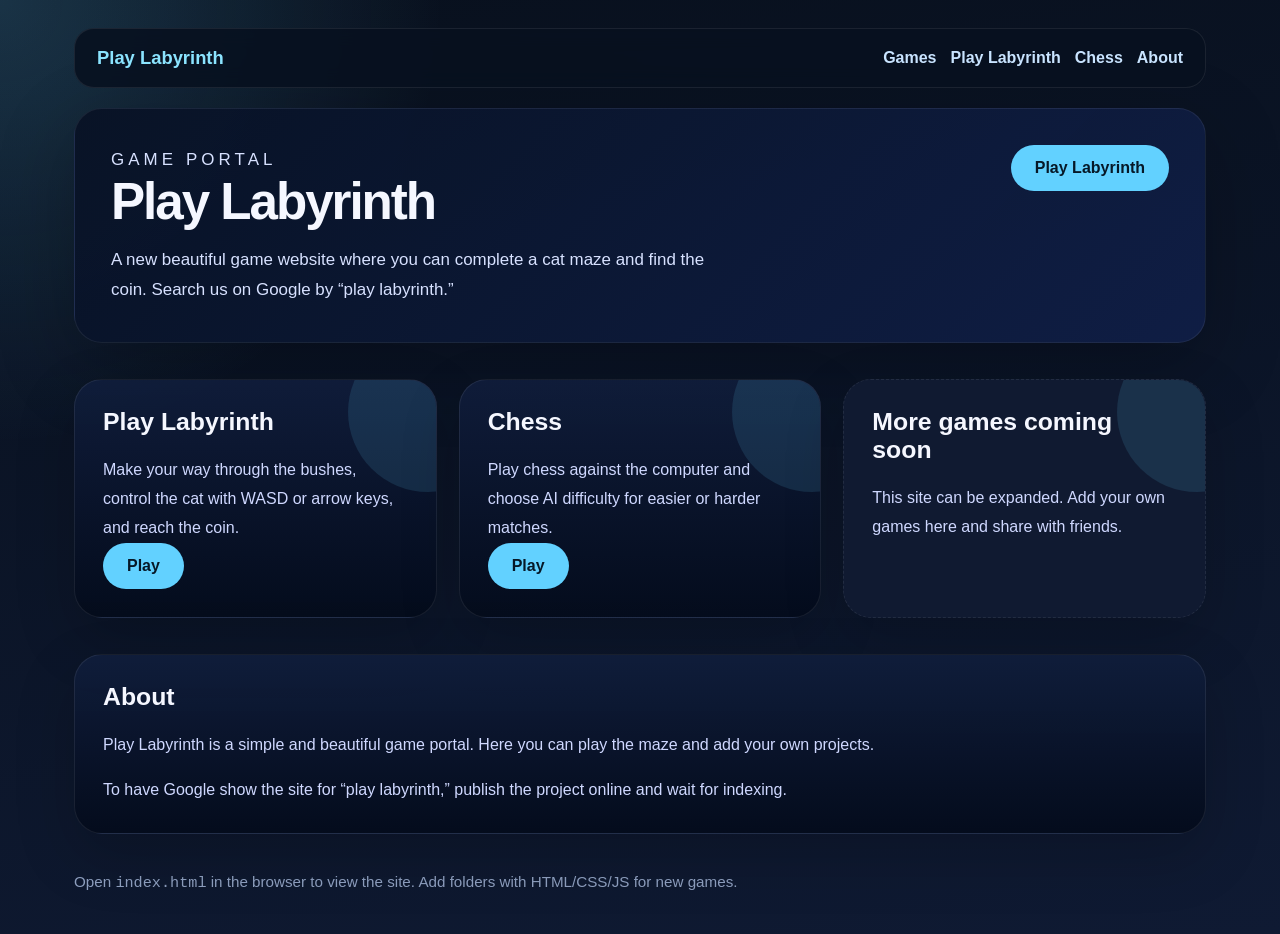
<file: index.html>
﻿<!doctype html>
<html lang="en">
<head>
  <meta charset="utf-8" />
  <meta name="viewport" content="width=device-width,initial-scale=1" />
  <title>Play Labyrinth — gaming website</title>
  <meta name="description" content="Play Labyrinth is a gaming website where you can play a maze with a cat, control with WASD, and find the coin. Find us by searching play labyrinth.">
  <meta name="keywords" content="play labyrinth, maze, game, cat, WASD, online game, maze game">
  <meta name="author" content="Game Portal">
  <meta name="robots" content="index, follow">
  <meta property="og:title" content="Play Labyrinth">
  <meta property="og:description" content="Play free online games including a maze adventure and chess.">
  <meta property="og:type" content="website">
  <link rel="icon" href="favicon.svg" type="image/svg+xml">
  <link rel="stylesheet" href="style.css">
</head>
<body>
  <div class="page">
    <nav class="topnav">
      <a class="logo" href="#">Play Labyrinth</a>
      <div class="nav-links">
        <a href="#games">Games</a>
        <a href="play-labyrinth/index.html">Play Labyrinth</a>
        <a href="chess/index.html">Chess</a>
        <a href="#about">About</a>
      </div>
    </nav>
    <header class="hero">
      <div>
        <p class="eyebrow">Game Portal</p>
        <h1>Play Labyrinth</h1>
        <p>A new beautiful game website where you can complete a cat maze and find the coin. Search us on Google by “play labyrinth.”</p>
      </div>
      <div class="hero-actions">
        <a class="btn" href="play-labyrinth/index.html">Play Labyrinth</a>
      </div>
    </header>
    <main>
      <section id="games" class="games">
        <article class="card">
          <h2>Play Labyrinth</h2>
          <p>Make your way through the bushes, control the cat with WASD or arrow keys, and reach the coin.</p>
          <a class="btn" href="play-labyrinth/index.html">Play</a>
        </article>
        <article class="card">
          <h2>Chess</h2>
          <p>Play chess against the computer and choose AI difficulty for easier or harder matches.</p>
          <a class="btn" href="chess/index.html">Play</a>
        </article>
        <article class="card card-future">
          <h2>More games coming soon</h2>
          <p>This site can be expanded. Add your own games here and share with friends.</p>
        </article>
      </section>
      <section id="about" class="about">
        <div class="card">
          <h2>About</h2>
          <p>Play Labyrinth is a simple and beautiful game portal. Here you can play the maze and add your own projects.</p>
          <p>To have Google show the site for “play labyrinth,” publish the project online and wait for indexing.</p>
        </div>
      </section>
    </main>
    <footer>
      <p>Open <code>index.html</code> in the browser to view the site. Add folders with HTML/CSS/JS for new games.</p>
    </footer>
  </div>
</body>
</html>
</file>
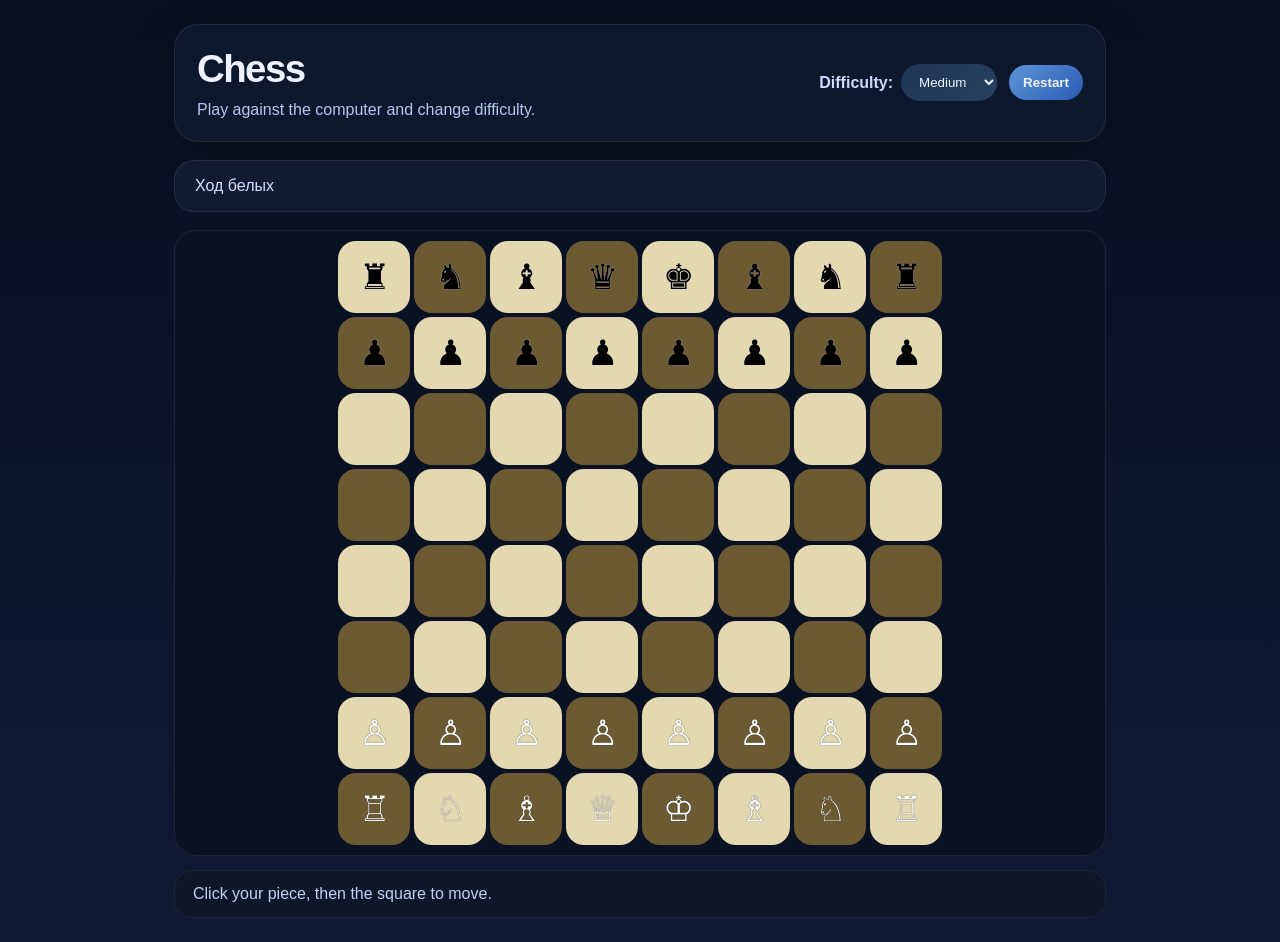
<file: chess/index.html>
<!doctype html>
<html lang="en">
<head>
  <meta charset="utf-8">
  <meta name="viewport" content="width=device-width,initial-scale=1">
  <title>Chess — Play Labyrinth</title>
  <link rel="stylesheet" href="style.css">
</head>
<body>
  <div class="chess-page">
    <header class="chess-header">
      <div>
        <h1>Chess</h1>
        <p>Play against the computer and change difficulty.</p>
      </div>
      <div class="controls">
        <label>Difficulty:
          <select id="difficulty">
            <option value="1">Easy</option>
            <option value="2" selected>Medium</option>
            <option value="3">Hard</option>
          </select>
        </label>
        <button id="restart">Restart</button>
      </div>
    </header>
    <div class="info">
      <span id="status">White to move</span>
    </div>
    <div id="board" class="board"></div>
    <div class="legend">Click your piece, then the square to move.</div>
  </div>
  <script src="main.js"></script>
</body>
</html>
</file>
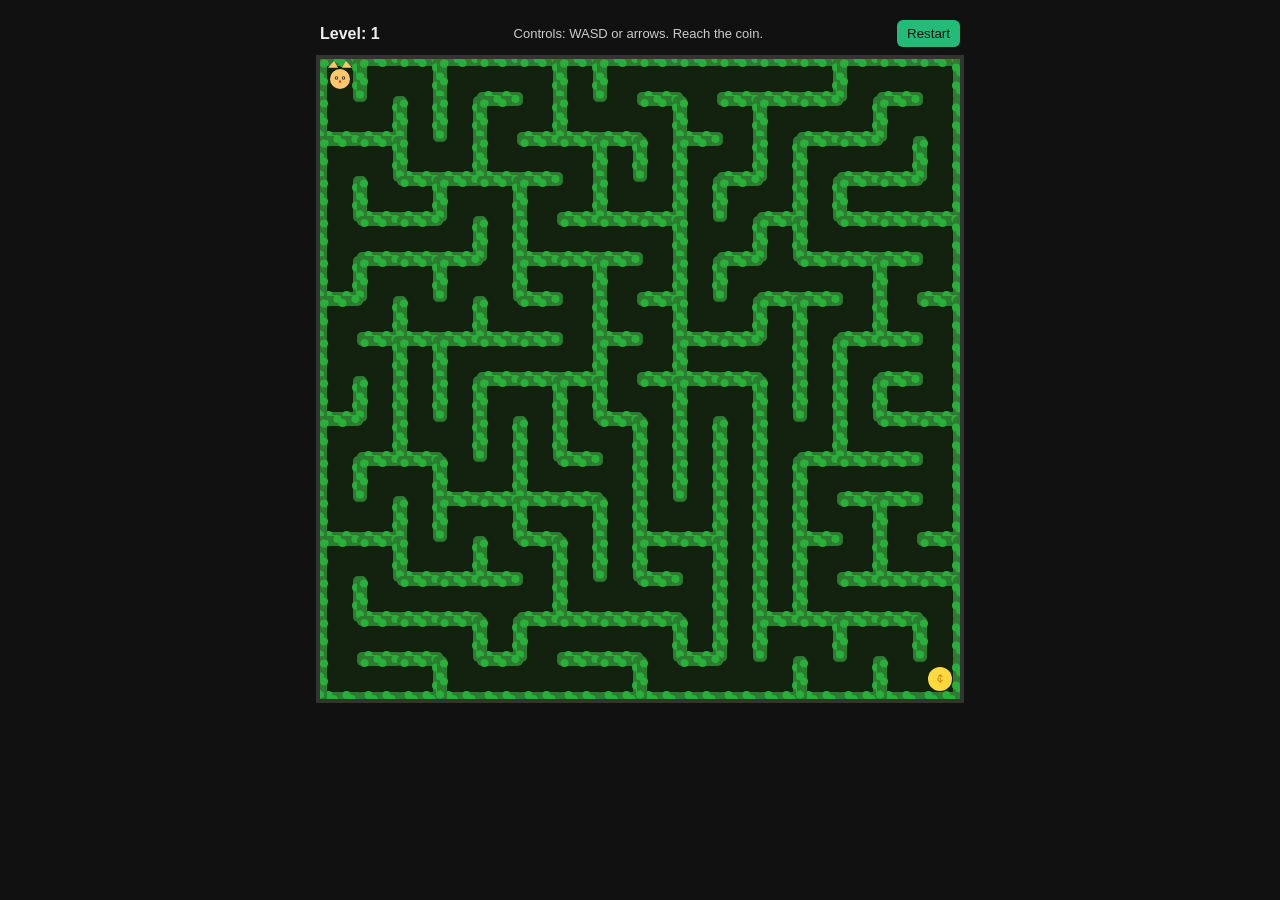
<file: play-labyrinth/index.html>
<!doctype html>
<html lang="en">
<head>
  <meta charset="utf-8" />
  <meta name="viewport" content="width=device-width,initial-scale=1" />
  <title>Play Labyrinth — Cat and Coin</title>
  <link rel="icon" href="favicon.svg" type="image/svg+xml">
  <link rel="manifest" href="manifest.json">
  <meta name="theme-color" content="#13220f">
  <link rel="stylesheet" href="style.css">
</head>
<body>
  <div id="ui">
    <div id="top">Level: <span id="level">1</span></div>
    <div id="instructions">Controls: WASD or arrows. Reach the coin.</div>
    <button id="restart">Restart</button>
  </div>
  <canvas id="game" width="640" height="640"></canvas>
  <script src="main.js"></script>
</body>
</html>
</file>
<file: style.css>
:root {
  color-scheme: dark;
  color: #f5f7ff;
  background: #09101f;
  font-family: 'Segoe UI', Tahoma, Geneva, Verdana, sans-serif;
}
*{box-sizing:border-box}
body{margin:0;min-height:100vh;background:radial-gradient(circle at top left, rgba(102,210,255,0.18), transparent 28%), linear-gradient(170deg, #08101d 0%, #0f1a33 100%);color:inherit}
.page{max-width:1180px;margin:0 auto;padding:28px 24px}
.topnav{display:flex;flex-wrap:wrap;justify-content:space-between;align-items:center;gap:16px;padding:18px 22px;margin-bottom:20px;border-radius:20px;background:rgba(7,16,31,0.88);border:1px solid rgba(255,255,255,0.08);backdrop-filter:blur(10px)}
.logo{font-size:1.15rem;font-weight:800;color:#8be4ff;text-decoration:none}
.nav-links{display:flex;flex-wrap:wrap;gap:14px}
.nav-links a{color:#c9e4ff;text-decoration:none;font-weight:600;transition:color .2s ease}
.nav-links a:hover{color:#ffffff}
.hero{display:flex;flex-wrap:wrap;justify-content:space-between;align-items:flex-start;gap:24px;padding:36px;border-radius:28px;background:linear-gradient(135deg, rgba(8,18,37,0.94), rgba(16,30,70,0.95));box-shadow:0 24px 80px rgba(0,0,0,0.24);border:1px solid rgba(255,255,255,0.07)}
.eyebrow{margin:0 0 14px;font-size:0.88rem;text-transform:uppercase;letter-spacing:0.24em;color:#6be0ff}
.hero h1{margin:0;font-size:3.2rem;line-height:1.02;letter-spacing:-0.04em}
.hero p{max-width:620px;font-size:1.06rem;line-height:1.8;color:#d7e1ff;margin-bottom:0}
.hero-actions{display:flex;gap:12px;align-items:center}
section.games{display:grid;grid-template-columns:repeat(auto-fit,minmax(300px,1fr));gap:22px;margin:36px 0}
.card{position:relative;overflow:hidden;padding:28px;border-radius:28px;background:linear-gradient(180deg, rgba(16,29,59,0.95), rgba(4,12,28,0.98));border:1px solid rgba(255,255,255,0.08);box-shadow:0 22px 60px rgba(0,0,0,0.18)}
.card::before{content:'';position:absolute;top:-20%;right:-20%;width:160px;height:160px;border-radius:50%;background:rgba(98,209,255,0.12);}
.card h2{position:relative;margin-top:0;font-size:1.55rem;color:#f5f7ff}
.card p{position:relative;margin:16px 0 0;color:#cfd8ff;line-height:1.8}
.card-future{border-style:dashed;background:rgba(17,27,50,0.94)}
.btn{display:inline-flex;align-items:center;justify-content:center;padding:14px 24px;border-radius:999px;background:#62d1ff;color:#061827;font-weight:700;text-decoration:none;transition:transform .22s ease,box-shadow .22s ease,background .22s ease}
.btn:hover{transform:translateY(-3px);box-shadow:0 20px 45px rgba(41,95,154,0.22);background:#85dbff}
footer{padding:24px 0 0;color:#8fa0c0;font-size:0.95rem}
@media(max-width:760px){
  .hero{padding:28px 22px}
  .hero h1{font-size:2.4rem}
  .page{padding:20px 16px}
}
@media(max-width:520px){
  .nav-links{width:100%;justify-content:space-between}
  .hero{padding:24px 18px}
  .hero-actions{width:100%}
  .card{padding:22px}
}
</file>
<file: chess/style.css>
:root{color-scheme: dark; --bg:#101a2a; --panel:#16243f; --panel-2:#1d2f52; --text:#eef2ff; --accent:#7dd1ff; --light:#d8e3ff; --dark:#132038}
*{box-sizing:border-box}
body{margin:0;min-height:100vh;background:linear-gradient(180deg,#08101f,#0f1a33);color:var(--text);font-family:Segoe UI,Arial,sans-serif}
.chess-page{max-width:980px;margin:0 auto;padding:24px}
.chess-header{display:flex;flex-wrap:wrap;justify-content:space-between;align-items:center;gap:16px;padding:22px;border-radius:24px;background:rgba(14,25,45,.92);border:1px solid rgba(255,255,255,.08);box-shadow:0 18px 50px rgba(0,0,0,.24)}
.chess-header h1{margin:0;font-size:2.4rem;letter-spacing:-.04em}
.chess-header p{margin:.6rem 0 0;color:#b8c7f3}
.controls{display:flex;flex-wrap:wrap;gap:12px;align-items:center}
.controls label{display:flex;align-items:center;gap:8px;font-weight:600;color:#cddaff}
.controls select, .controls button{padding:10px 14px;border-radius:999px;border:none;background:linear-gradient(135deg,#203656,#283f5f);color:#eef2ff;cursor:pointer;outline:none}
.controls button{background:linear-gradient(135deg,#5d95d6,#2b5bb5);font-weight:700}
.info{margin:18px 0;padding:16px 20px;border-radius:20px;background:rgba(18,30,51,.95);border:1px solid rgba(255,255,255,.08);color:#d1e1ff}
.board{display:grid;grid-template-columns:repeat(8,minmax(0,72px));gap:4px;justify-content:center;padding:10px;background:rgba(10,18,35,.92);border-radius:22px;border:1px solid rgba(255,255,255,.08)}
.square{width:72px;height:72px;border-radius:18px;display:flex;align-items:center;justify-content:center;font-size:2.2rem;cursor:pointer;transition:transform .18s,background .2s,color .2s}
.square.light{background:#e4d8b0}
.square.dark{background:#6c5a33}
.square.selected{box-shadow:0 0 0 4px rgba(124,211,255,.45)}
.square.move-target{box-shadow:0 0 0 4px rgba(164,255,130,.6)}
.square:hover{transform:scale(1.04)}
.square.white-piece{color:#fff;text-shadow:0 0 1px rgba(0,0,0,.8)}
.square.black-piece{color:#000;text-shadow:0 0 1px rgba(255,255,255,.8)}
.last-move{
  box-shadow: inset 0 0 0 4px rgba(255,215,0,.8);
}
.king-check{
  animation: kingDanger 1s infinite alternate;
}

@keyframes kingDanger{
  from{
    box-shadow: inset 0 0 0 3px rgba(255,0,0,.3);
  }
  to{
    box-shadow: inset 0 0 0 6px rgba(255,0,0,.9);
  }
}
.home-btn{
  text-decoration:none;
  padding:10px 14px;
  border-radius:999px;
  background:linear-gradient(135deg,#30b46c,#1d824c);
  color:white;
  font-weight:700;
}
.win-screen{
  position:fixed;
  inset:0;
  background:rgba(0,0,0,.7);
  display:flex;
  justify-content:center;
  align-items:center;
}

.win-box{
  background:var(--panel);
  padding:30px;
  border-radius:20px;
  text-align:center;
}

.legend{max-width:980px;margin:14px auto 0;padding:14px 18px;border-radius:18px;background:rgba(14,24,40,.94);border:1px solid rgba(255,255,255,.06);color:#c0d1f1}
@media(max-width:760px){.board{grid-template-columns:repeat(8,minmax(0,44px));gap:3px}.square{width:44px;height:44px;font-size:1.45rem}}
</file>
<file: play-labyrinth/style.css>
*{box-sizing:border-box;font-family:Arial,Helvetica,sans-serif}
body{display:flex;flex-direction:column;align-items:center;padding:12px;background:#111;color:#eee}
#ui{width:640px;display:flex;justify-content:space-between;align-items:center;margin-bottom:8px}
#top{font-weight:700}
#instructions{font-size:13px;color:#ccc}
#restart{padding:6px 10px;border-radius:6px;border:none;background:#2b7;color:#111;cursor:pointer}
canvas{background:#222;border:4px solid #333;display:block}
</file>
